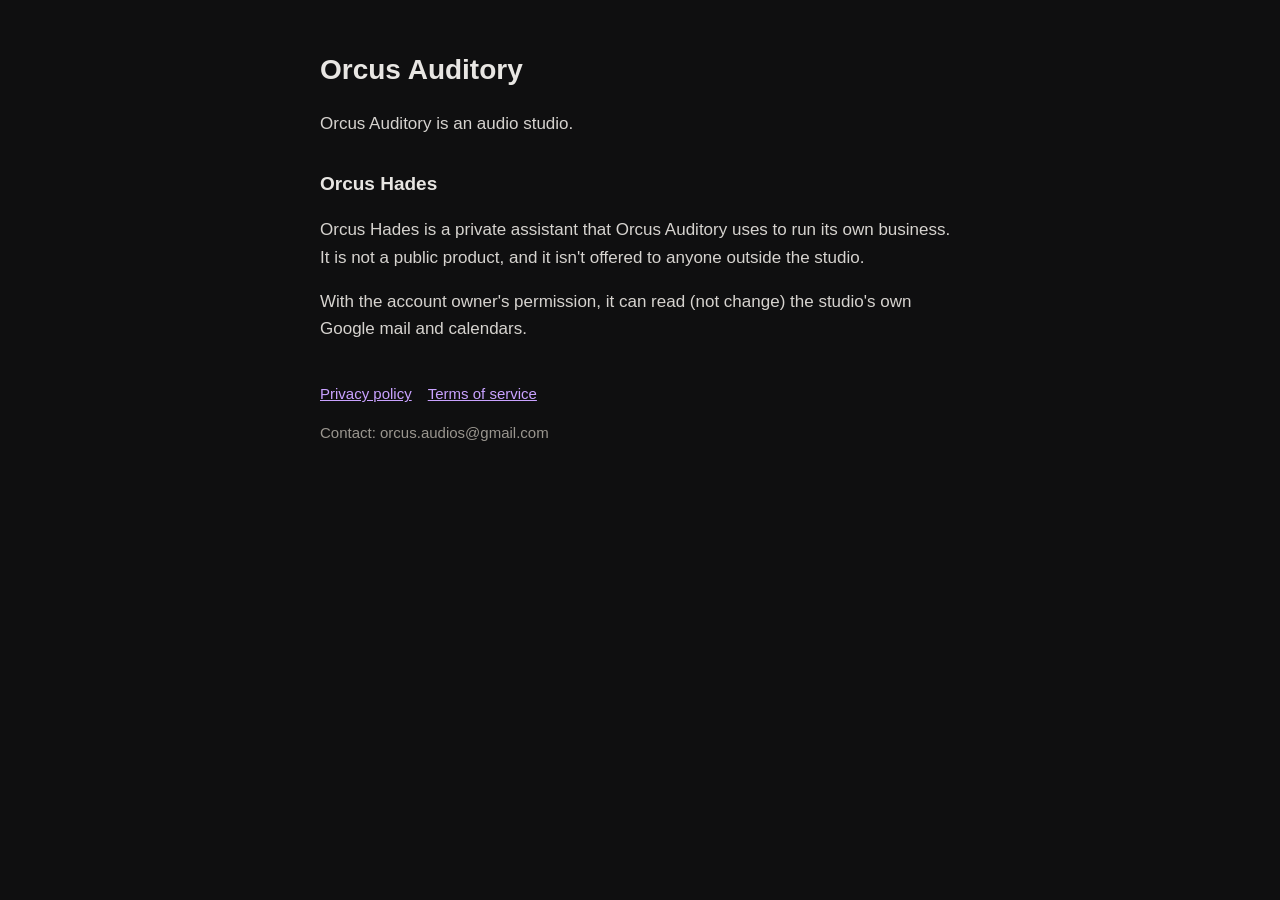
<file: index.html>
<!doctype html>
<html lang="en"><head><meta charset="utf-8"><meta name="viewport" content="width=device-width,initial-scale=1">
<title>Orcus Auditory</title><link rel="stylesheet" href="style.css"></head>
<body><main>
<h1>Orcus Auditory</h1>
<p>Orcus Auditory is an audio studio.</p>
<h2>Orcus Hades</h2>
<p>Orcus Hades is a private assistant that Orcus Auditory uses to run its own business. It is not a public product, and it isn't offered to anyone outside the studio.</p>
<p>With the account owner's permission, it can read (not change) the studio's own Google mail and calendars.</p>
<nav><a href="privacy.html">Privacy policy</a><a href="terms.html">Terms of service</a></nav>
<p class="muted">Contact: orcus.audios@gmail.com</p>
</main></body></html>
</file>
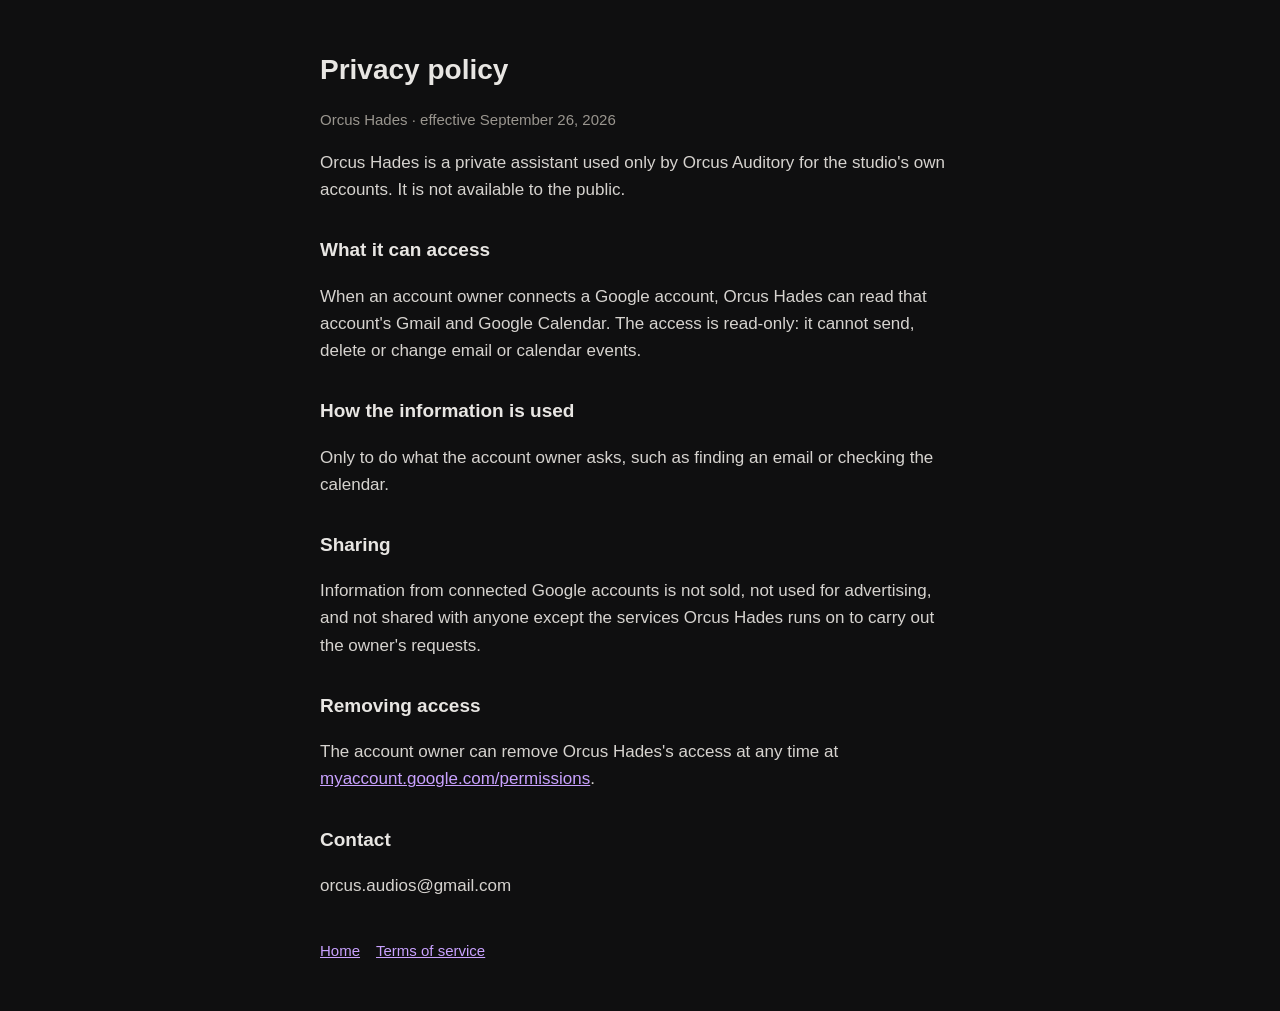
<file: privacy.html>
<!doctype html>
<html lang="en"><head><meta charset="utf-8"><meta name="viewport" content="width=device-width,initial-scale=1">
<title>Privacy policy · Orcus Hades</title><link rel="stylesheet" href="style.css"></head>
<body><main>
<h1>Privacy policy</h1>
<p class="muted">Orcus Hades · effective September 26, 2026</p>
<p>Orcus Hades is a private assistant used only by Orcus Auditory for the studio's own accounts. It is not available to the public.</p>
<h2>What it can access</h2>
<p>When an account owner connects a Google account, Orcus Hades can read that account's Gmail and Google Calendar. The access is read-only: it cannot send, delete or change email or calendar events.</p>
<h2>How the information is used</h2>
<p>Only to do what the account owner asks, such as finding an email or checking the calendar.</p>
<h2>Sharing</h2>
<p>Information from connected Google accounts is not sold, not used for advertising, and not shared with anyone except the services Orcus Hades runs on to carry out the owner's requests.</p>
<h2>Removing access</h2>
<p>The account owner can remove Orcus Hades's access at any time at <a href="https://myaccount.google.com/permissions">myaccount.google.com/permissions</a>.</p>
<h2>Contact</h2>
<p>orcus.audios@gmail.com</p>
<nav><a href="index.html">Home</a><a href="terms.html">Terms of service</a></nav>
</main></body></html>
</file>
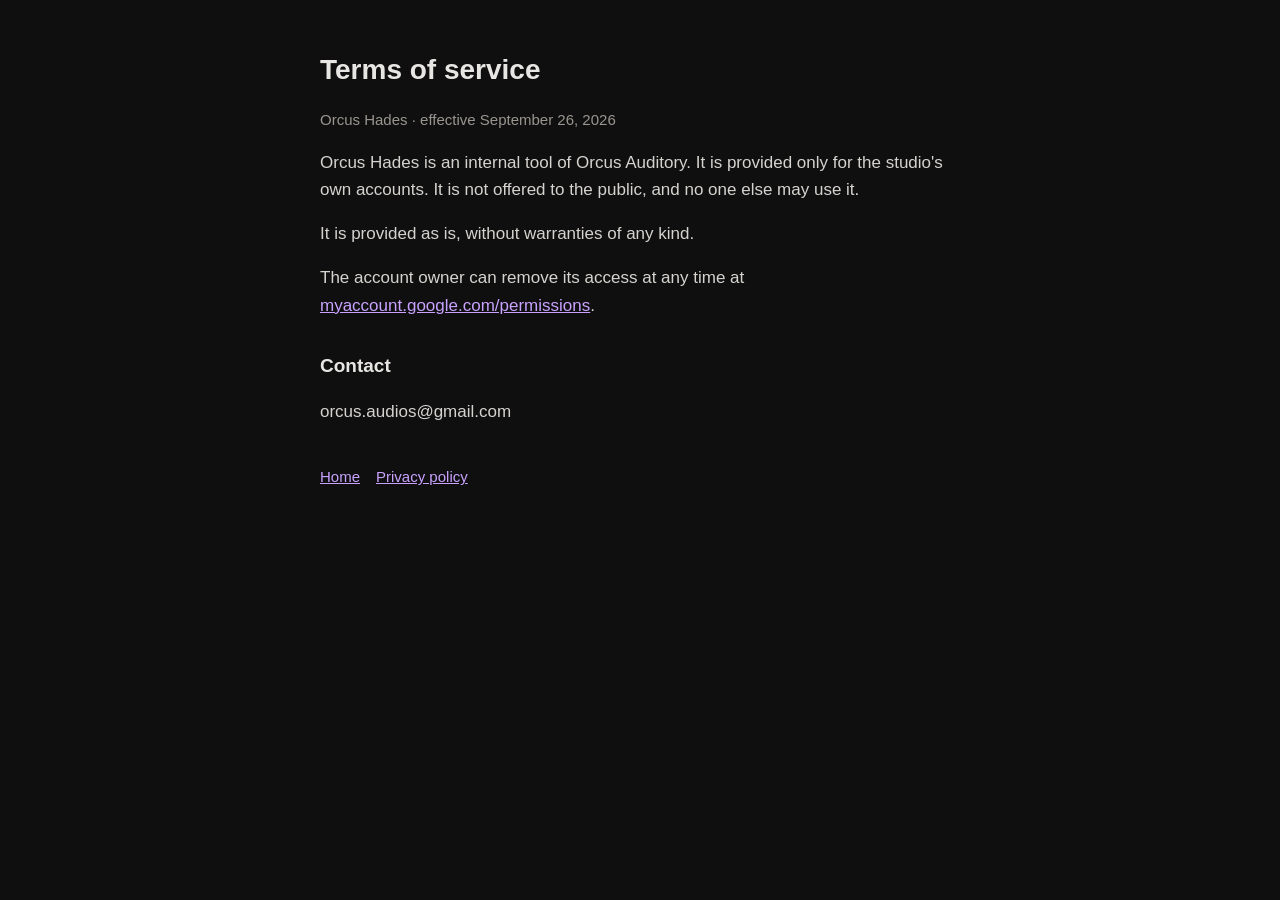
<file: terms.html>
<!doctype html>
<html lang="en"><head><meta charset="utf-8"><meta name="viewport" content="width=device-width,initial-scale=1">
<title>Terms of service · Orcus Hades</title><link rel="stylesheet" href="style.css"></head>
<body><main>
<h1>Terms of service</h1>
<p class="muted">Orcus Hades · effective September 26, 2026</p>
<p>Orcus Hades is an internal tool of Orcus Auditory. It is provided only for the studio's own accounts. It is not offered to the public, and no one else may use it.</p>
<p>It is provided as is, without warranties of any kind.</p>
<p>The account owner can remove its access at any time at <a href="https://myaccount.google.com/permissions">myaccount.google.com/permissions</a>.</p>
<h2>Contact</h2>
<p>orcus.audios@gmail.com</p>
<nav><a href="index.html">Home</a><a href="privacy.html">Privacy policy</a></nav>
</main></body></html>
</file>
<file: style.css>
body{margin:0;background:#0f0f10;color:#e8e6e3;font:17px/1.6 -apple-system,BlinkMacSystemFont,"Segoe UI",Helvetica,Arial,sans-serif}
main{max-width:640px;margin:0 auto;padding:48px 24px}
h1{font-size:28px;margin:0 0 8px}h2{font-size:19px;margin:32px 0 8px}
a{color:#c9a2ff}p,li{color:#d6d3cf}.muted{color:#9a968f;font-size:15px}
nav{margin-top:40px;font-size:15px}nav a{margin-right:16px}
</file>
